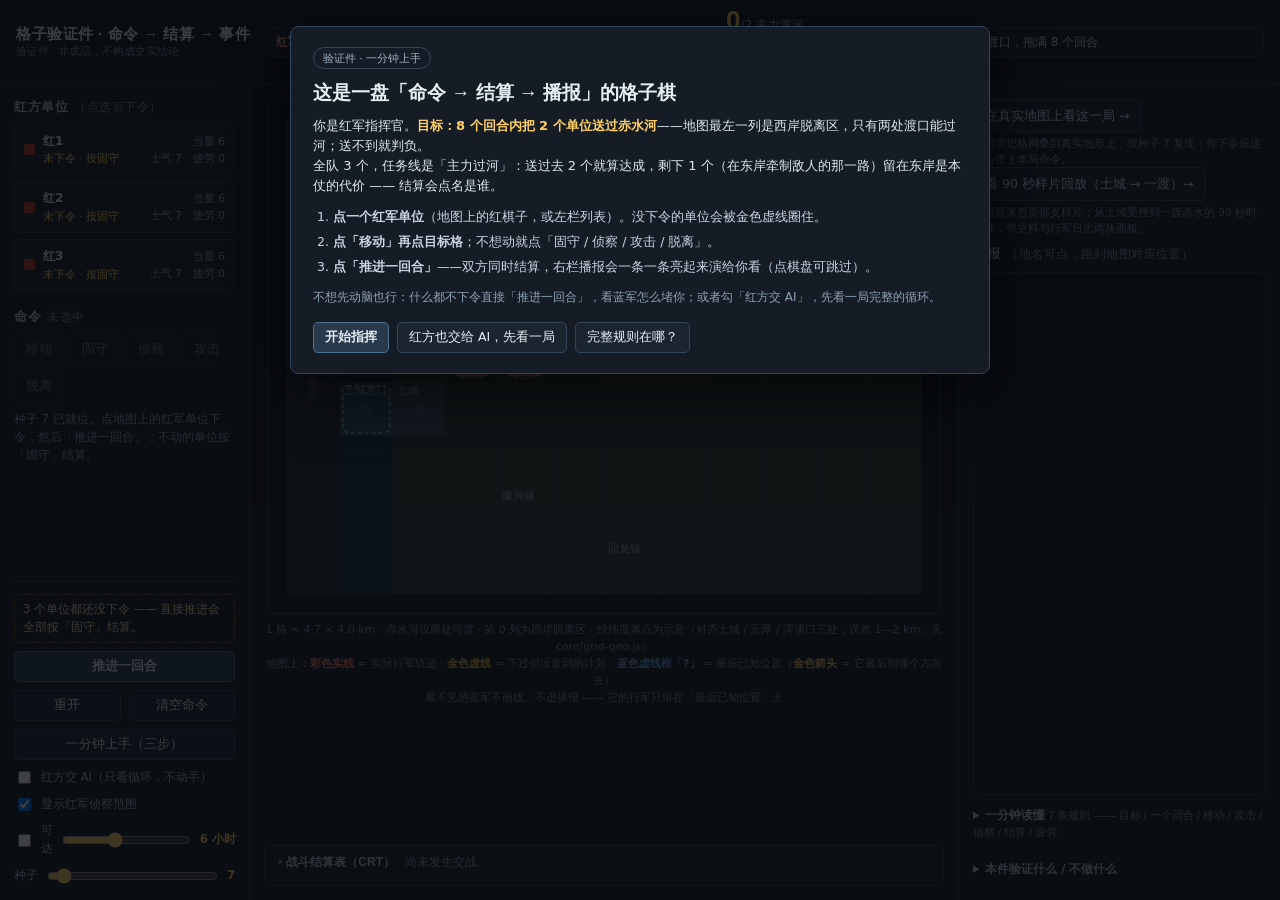
<file: index.html>
<!doctype html>
<html lang="zh-CN">
<head>
<meta charset="utf-8">
<meta name="viewport" content="width=device-width,initial-scale=1">
<title>格子验证件 · 命令 → 结算 → 事件</title>
<style>
  :root{--bg:#12161c;--bg2:#1a2029;--line:#2c3947;--red:#c0392b;--blue:#3d7bb8;--gold:#ffd166}
  *{box-sizing:border-box}
  html,body{margin:0;height:100%;overflow:hidden;background:var(--bg);color:#e8eef5;
    font:13px/1.55 "Microsoft YaHei","PingFang SC",system-ui,sans-serif}
  body{display:flex;flex-direction:column}
  button{background:#1b2530;color:#e8eef5;border:1px solid #33465a;border-radius:5px;
    padding:6px 11px;font-size:12.5px;cursor:pointer;font-family:inherit}
  button:hover:not(:disabled){background:#243141;border-color:#43607c}
  button:disabled{opacity:.4;cursor:not-allowed}
  button.primary{background:#2a3a4d;border-color:#4d6f92;font-weight:600}
  button.on{background:#3b4d2f;border-color:#6f9c4a;color:#d8f0b8}

  .top{display:flex;align-items:center;gap:16px;padding:7px 16px;flex:0 0 auto;
    border-bottom:1px solid var(--line);background:#0f141a}
  .top .ttl{font:700 15px/1.25 "SimHei","Microsoft YaHei",sans-serif;letter-spacing:.5px;white-space:nowrap}
  .top .ttl .chip{display:block;font:400 10.5px/1.4 "Microsoft YaHei",sans-serif;
    color:#7d90a3;letter-spacing:0;font-weight:400}
  .mission{display:flex;align-items:center;gap:12px;flex:1;min-width:0}
  .mcard{flex:1;min-width:0;border:1px solid #2c3947;border-radius:6px;padding:4px 9px;background:#141a22}
  .mcard .who{font:700 11.5px/1.4 "SimHei",sans-serif;margin-right:6px}
  .mcard.red .who{color:#ff9d8f}
  .mcard.blue .who{color:#9fd2ff}
  .mcard .goal{font-size:11.5px;color:#cfdae6}
  .mcard.done{border-color:#5f8a44;background:#1a2318}
  .mcard.done .goal{color:#d8f0b8}
  .score{flex:0 0 auto;text-align:center;line-height:1.1;padding:0 2px}
  .score b{font:700 26px/1 "SimHei","Microsoft YaHei",sans-serif;color:var(--gold)}
  .score .of{font-size:12px;color:#9fb0c2}
  .score .left{display:block;font-size:10.5px;color:#7d90a3;margin-top:3px;white-space:nowrap}
  .banner{flex:0 0 auto;font:700 14px/1.2 "SimHei",sans-serif;padding:6px 14px;border-radius:5px;display:none}
  .banner.show{display:block}
  .banner.red{background:#3a1c19;border:1px solid #8a3b31;color:#ffb3a8}
  .banner.blue{background:#16283a;border:1px solid #38678f;color:#a9d3f5}

  .app{display:grid;grid-template-columns:250px 1fr 322px;flex:1;min-height:0}
  .app>*{min-height:0}
  aside{overflow:auto}
  /* 中栏不再整体滚动：棋盘吃掉结算表以外的全部高度，结算表钉在下面。
     这样才能一屏看全 —— 格子尺寸由 sizeBoard 按 .board 自己的高度算，不替别的东西预留 */
  main{display:flex;flex-direction:column;overflow:hidden;min-width:0}
  aside{background:#141a22;padding:14px}
  /* 左栏 = 操作台。上半段（单位 / 命令）可滚但正常高度下不滚，下半段（推进 / 重开 / 选项）
     钉在栏底 —— 窗口再矮也够得到主按钮，且整栏不出滚动条。
     查着看的资料（一分钟读懂 / 本件验证什么）都在右栏，不占操作台。
     选择器一律带 aside：页眉比分行也用 .left（.score .left），不加限定会串味 */
  aside.left{border-right:1px solid var(--line);display:flex;flex-direction:column;overflow:hidden}
  aside.left .stack{flex:1;min-height:0;overflow:auto}
  aside.left .dock{flex:0 0 auto;display:flex;flex-direction:column;gap:8px;
    margin-top:10px;padding-top:12px;border-top:1px solid var(--line)}
  aside.left .dock .orderstatus{margin:0}
  .right{border-left:1px solid var(--line);display:flex;flex-direction:column}
  .right>details{flex:0 0 auto}
  section{margin-bottom:18px}
  h3{margin:0 0 9px;font:700 12.5px/1.3 "SimHei",sans-serif;color:#b9c9d6;letter-spacing:.5px}
  h3 .sub{font:400 11.5px/1.3 "Microsoft YaHei",sans-serif;color:#7d90a3;margin-left:6px}

  .u{display:flex;align-items:center;gap:8px;padding:7px 9px;border:1px solid #2a3745;
    border-radius:5px;margin-bottom:6px;cursor:pointer;background:#182029;font-size:12px}
  .u:hover{border-color:#43607c}
  .u.sel{border-color:var(--gold);background:#222b34}
  .u .sw{width:11px;height:11px;border-radius:2px;background:var(--red);flex:0 0 11px}
  .u .nm{font-weight:600}
  .u .st{margin-left:auto;color:#8fa3b6;font-size:11px;text-align:right}
  .u.gone{opacity:.45}
  .u .ord{display:block;color:var(--gold);font-size:11px}

  .orders{display:flex;flex-wrap:wrap;gap:6px}
  .hintline{margin-top:9px;font-size:11.5px;color:#8fa3b6;min-height:32px}
  .dock .row2{display:flex;gap:8px}
  .dock .row2 button{flex:1}
  .chk{display:flex;align-items:center;gap:7px;font-size:11.5px;color:#a9bccd;cursor:pointer}

  .orderstatus{margin:0 0 8px;font-size:11.5px;color:#a9bccd;border:1px dashed #2f4054;
    border-radius:5px;padding:6px 8px;background:#131a22}
  .orderstatus.ok{border-style:solid;border-color:#4f7a3a;color:#d8f0b8}
  .orderstatus.warn{border-color:#7a5f22;color:#f0dca8}

  .rules ol{margin:0;padding-left:18px;font-size:11.5px;color:#b9c9d6;line-height:1.6}
  .rules ol li{margin-bottom:5px}
  .rules b{color:#ffd9a0}

  /* 开局引导 / 结算画面：同一套浮层 */
  .overlay{position:fixed;inset:0;z-index:50;background:rgba(8,11,15,.78);
    display:flex;align-items:flex-start;justify-content:center;padding:26px 20px;overflow:auto}
  .overlay[hidden]{display:none}
  .sheet{width:min(700px,100%);background:#151c25;border:1px solid #33465a;border-radius:9px;
    padding:20px 22px;box-shadow:0 18px 60px rgba(0,0,0,.6)}
  .sheet .badge2{display:inline-block;font-size:10.5px;color:#9fb0c2;border:1px solid #33465a;
    border-radius:99px;padding:2px 9px;margin-bottom:11px}
  .sheet h2{margin:0 0 10px;font:700 19px/1.35 "SimHei","Microsoft YaHei",sans-serif;color:#e8eef5}
  .sheet h2.ok{color:#b6f0c8}
  .sheet h2.no{color:#a9d3f5}
  .sheet .lede{margin:0 0 11px;font-size:13px;color:#dfe8f1}
  .sheet .lede b{color:var(--gold)}
  .sheet ol.steps{margin:0 0 11px;padding-left:20px;font-size:12.5px;color:#c9d6e2;line-height:1.65}
  .sheet ol.steps li{margin-bottom:4px}
  .sheet .med{margin:0 0 14px;font-size:12px;color:#8fa3b6;line-height:1.6}
  .sheet .row{display:flex;gap:8px;flex-wrap:wrap;align-items:center}
  .sheet .row .linkbtn{display:inline-block;background:#1b2530;border:1px solid #33465a;border-radius:5px;
    padding:6px 11px;color:#cfe3f5;text-decoration:none;font-size:12.5px;line-height:1.55}
  .sheet .row .linkbtn:hover{background:#243141;border-color:#43607c}
  .keys{margin:0 0 12px;border-top:1px solid #2a3745;padding-top:10px}
  .keys h4{margin:0 0 7px;font:700 12px/1.3 "SimHei",sans-serif;color:#b9c9d6}
  .kev{font-size:12px;color:#c2cfdb;padding:3px 0 3px 8px;border-left:2px solid #2a3745;margin-bottom:3px}
  .kev-combat{border-left-color:#c0392b;color:#ffc9c0}
  .kev-loss{border-left-color:#8a3b31;color:#ffab9d}
  .kev-exit{border-left-color:#4f9c6a;color:#b6f0c8}
  .kev-intel{border-left-color:#6a5acd;color:#cfc7ff}
  .kev .t{color:#6f8398;margin-right:6px;font-family:ui-monospace,Consolas,monospace}

  .board{flex:1;min-height:0;padding:14px 14px 0;overflow:auto}
  canvas{display:block;margin:0 auto;border:1px solid var(--line);border-radius:6px;
    background:#0e1319;cursor:pointer}
  .board .cap{margin:7px 0 0;font-size:11px;color:#7d90a3;text-align:center}

  /* 结算表收成一行：它是查表用的参考页，占着一屏高度不划算。
     交战时【不】自动展开 —— 展开会从棋盘嘴里抢走约 260px，格子当场缩一圈；
     改成把最新战果直接写在这一行上，表格只在手动点开时才占地方 */
  details.crt{flex:0 0 auto;margin:12px 14px 14px;border:1px solid var(--line);border-radius:6px;
    background:#151c25;padding:7px 12px}
  details.crt>summary{cursor:pointer;font:700 12px/1.5 "SimHei",sans-serif;color:#b9c9d6;list-style:none}
  details.crt>summary::-webkit-details-marker{display:none}
  details.crt>summary::before{content:'▸ ';color:#7d90a3}
  details.crt[open]>summary::before{content:'▾ '}
  details.crt[open]>summary{margin-bottom:8px}
  details.crt>summary .now{font:400 11.5px/1.5 "Microsoft YaHei",sans-serif;color:#8fa3b6;margin-left:10px}
  details.crt>summary .now.hot{color:#ffd9a0}
  details.rules>summary .sub{font:400 11px/1.4 "Microsoft YaHei",sans-serif;color:#7d90a3}
  table{border-collapse:collapse;font-size:11px;width:100%}
  th,td{border:1px solid #2a3745;padding:3px 4px;text-align:center;color:#c9d6e2}
  th{background:#1b2430;color:#8fa3b6;font-weight:400}
  td.rc{background:#1a212a;color:#8fa3b6}
  td.hit{outline:2px solid var(--gold);outline-offset:-2px;background:#2b3648;color:#fff;font-weight:700}
  td.A2,td.A1{color:#ff9d8f}
  td.D1,td.D2{color:#9fd2ff}
  td.X{color:#ffd166;font-weight:700}
  .crt .note{margin:8px 0 0;font-size:10.5px;color:#7d90a3;line-height:1.6}

  #log{flex:1;overflow:auto;border:1px solid var(--line);border-radius:6px;
    background:#10161e;padding:7px 9px;font-size:11.5px;line-height:1.6;min-height:200px}
  #log a.pl{color:#9fd2ff;text-decoration:none;border-bottom:1px dotted #4a5b6b}
  #log a.pl:hover{color:#fff;border-bottom-color:#9fd2ff}

  .jump{margin-bottom:10px}
  .jump a{display:inline-block;background:#1b2530;border:1px solid #33465a;border-radius:5px;
    padding:6px 11px;color:#cfe3f5;text-decoration:none;font-size:12.5px}
  .jump a:hover{background:#243141;border-color:#43607c}
  .jump .s{display:block;margin-top:4px;font-size:10.5px;color:#7d90a3;line-height:1.5}
  .ev{padding:2px 0 2px 7px;border-left:2px solid #2a3745;margin-bottom:3px;color:#c2cfdb}
  .ev .clk{color:#6f8398;margin-right:6px;font-family:ui-monospace,Consolas,monospace}
  .ev-move{border-left-color:#4d6f92}
  .ev-contact{border-left-color:#e0a63c;color:#ffe0a8}
  .ev-combat{border-left-color:#c0392b;color:#ffc9c0}
  .ev-loss{border-left-color:#8a3b31;color:#ffab9d}
  .ev-exit{border-left-color:#4f9c6a;color:#b6f0c8;font-weight:600}
  .ev-intel{border-left-color:#6a5acd;color:#cfc7ff}
  .ev-order{border-left-color:#2a3745;color:#93a5b6}
  .ev-turn{border-left-color:#3c4d5f;color:#8fa3b6;font-style:italic}
  .ev-end{border-left-color:var(--gold);color:var(--gold);font-weight:700}
  .ev .t{color:#6f8398;margin-right:5px}
  /* 结算回放演到哪一条就点亮哪一条：只动颜色不动尺寸，免得播报栏自己跳 */
  .ev.lit{background:rgba(255,209,102,.13);border-left-color:var(--gold);color:#fff;
    transition:background .15s linear,border-left-color .15s linear}

  /* 窄窗口：三栏会把棋盘挤成一条，改成棋盘独占一行 */
  @media (max-width:1180px){
    html,body{overflow:auto;height:auto}
    body{display:block}
    .top{flex-wrap:wrap}
    .mission{order:3;flex-basis:100%;flex-wrap:wrap}
    .app{grid-template-columns:1fr;height:auto}
    /* 单栏时中栏不再独占一屏：还原成普通块，整页一起滚，棋盘只受宽度约束 */
    main{display:block;overflow:visible}
    .board{flex:none;overflow:visible}
    details.crt{margin:12px 14px}
    aside{overflow:visible}
    /* 单栏时左栏还原成普通块：不再钉底、不再内滚，整页一起滚 */
    aside.left{display:block;overflow:visible}
    aside.left .stack{overflow:visible}
    aside.left .dock{margin-top:18px;padding-top:0;border-top:0}
    aside.left{border-right:0;border-bottom:1px solid var(--line)}
    .right{border-left:0;border-top:1px solid var(--line)}
    #log{max-height:360px}
    .board{padding-bottom:0}
  }

  details{margin-top:12px;font-size:11.5px;color:#9fb0c2}
  details summary{cursor:pointer;color:#b9c9d6;font-weight:600;margin-bottom:7px}
  details p{margin:0 0 7px}
  details b{color:#ffc9c4}
  details ul{margin:0 0 8px;padding-left:17px}
</style>
</head>
<body>

<header class="top">
  <div class="ttl">格子验证件 · 命令 → 结算 → 事件<span class="chip">验证件 · 非成品，不构成史实结论</span></div>
  <div class="mission">
    <div class="mcard red" id="missionRed" title="地图最左一列 = 西岸脱离区，只有两处渡口能过赤水河；过不去就判负。全队 3 个，任务线是「主力过河」—— 送过去 2 个就算达成（战史上这对应主力脱险）；剩下 1 个留在东岸牵制敌人，是本仗的代价，不算失败。">
      <span class="who">红军（你）</span><span class="goal">8 个回合内送 <b>2</b> 个主力渡河（全队 3 个）</span>
    </div>
    <div class="score">
      <b id="exitLabel">0</b><span class="of">/2 主力渡河</span>
      <span class="left" id="turnsLeftLabel">剩 8 回合</span>
      <span class="left">第 <b id="turnLabel">1</b> 回合 · <span id="clockLabel">04:00</span> · 种子 <b id="seedNow">7</b></span>
    </div>
    <div class="mcard blue" id="missionBlue" title="红军渡河不足 2 个，蓝军就赢。它由电脑指挥：两个单位分别守在两处渡口的东岸口子上，第三个人当预备队，按情报往红军更逼近的那处补。直着撞口子推不开；把预备队骗到另一边，另一处就空了。">
      <span class="who">蓝军（对手）</span><span class="goal">堵住两处渡口，拖满 8 个回合</span>
    </div>
  </div>
  <div class="banner" id="banner"></div>
</header>

<div class="app">

  <aside class="left">
    <div class="stack">
      <section>
        <h3>红方单位<span class="sub">（点选后下令）</span></h3>
        <div id="unitList"></div>
      </section>

      <section>
        <h3>命令<span class="sub" id="selName">未选中</span></h3>
        <div class="orders">
          <button data-order="move">移动</button>
          <button data-order="hold">固守</button>
          <button data-order="recon">侦察</button>
          <button data-order="attack">攻击</button>
          <button data-order="withdraw">脱离</button>
        </div>
        <div class="hintline" id="hintLine">先点地图上的红军单位，再下命令。</div>
      </section>
    </div>

    <!-- 操作台下半段钉在栏底：窗口再矮也够得到「推进一回合」 -->
    <div class="dock">
      <div class="orderstatus" id="orderStatus">正在载入……</div>
      <button id="resolveBtn" class="primary">推进一回合</button>
      <div class="row2">
        <button id="resetBtn">重开</button>
        <button id="clearBtn">清空命令</button>
      </div>
      <button id="guideBtn">一分钟上手（三步）</button>
      <label class="chk"><input type="checkbox" id="autoChk">红方交 AI（只看循环，不动手）</label>
      <label class="chk"><input type="checkbox" id="fogChk" checked>显示红军侦察范围</label>
      <!-- 等时圈：把「时间-距离」画出来 —— 渡口是瓶颈、绕山脊有多贵，一眼看见 -->
      <div class="chk" title="从现在起 N 小时，按地形代价（真实坡度）能走到哪；渡口是硬约束。选中某个单位时只看它，否则看全体红军。">
        <input type="checkbox" id="reachChk"><span>可达</span><input id="reachRange" type="range" min="2" max="12" step="2" value="6" style="flex:1;accent-color:#ffd166"><b id="reachLabel" style="color:var(--gold);white-space:nowrap">6 小时</b>
      </div>
      <div class="chk"><span>种子</span><input id="seedRange" type="range" min="1" max="99" value="7" style="flex:1;accent-color:#ffd166"><b id="seedLabel" style="color:var(--gold)">7</b></div>
    </div>
  </aside>

  <main>
    <div class="board">
      <canvas id="grid"></canvas>
      <p class="cap">1 格 ≈ 4.7 × 4.0 km · 赤水河仅两处可渡 · 第 0 列为西岸脱离区 · 经纬度落点为示意（对齐土城 / 元厚 / 浑溪口三处，误差 1—2 km，见 core/grid-geo.js）<br>地图上：<b style="color:rgba(255,123,110,.95)">彩色实线</b> = 实际行军轨迹 · <b style="color:rgba(255,209,102,.85)">金色虚线</b> = 下过但没走到的计划 · <b style="color:rgba(120,180,240,.85)">蓝色虚线框「?」</b> = 最后已知位置（<b style="color:rgba(255,209,102,.9)">金色箭头</b> = 它最后朝哪个方向去）<br>看不见的蓝军不画线、不进播报 —— 它的行军只留在「最后已知位置」上</p>
    </div>
    <details class="crt" id="crtBox">
      <summary>战斗结算表（CRT）<span class="now" id="crtNow">尚未发生交战。</span></summary>
      <table id="crtTable"></table>
      <p class="note" id="crtNote">读法：左列 1d6 × 上方 攻守有效兵力比；红字对攻方不利，蓝字对守方不利。有效兵力 = 兵力当量 ×（0.55 + 0.045 × 士气）×（1 − 0.06 × 疲劳），守方另乘地形系数（山地 / 隘口 / 城镇 +12% ~ +36%）。</p>
    </details>
  </main>

  <aside class="right">
    <div class="jump">
      <a id="mapLink" href="samples/four-crossings.html" target="_blank" rel="noopener">在真实地图上看这一局 →</a>
      <span class="s" id="jumpNote">地图页把格网叠到真实地形上，按种子复现同一局。</span>
      <a id="replayLink" href="replay/" target="_blank" rel="noopener">看 90 秒样片回放（土城 → 一渡）→</a>
      <span class="s">就是原来首页那支样片：从土城受挫到一渡赤水的 90 秒时间轴，带史料与行军日志两块面板。</span>
    </div>
    <h3>播报<span class="sub">（地名可点，跳到地图对应位置）</span></h3>
    <div id="log"></div>

    <!-- 规则与「验证什么」都是查着看的资料，收成一行放右栏；左栏让给操作 -->
    <details class="rules" id="rules">
      <summary>一分钟读懂<span class="sub"> 7 条规则 —— 目标 / 一个回合 / 移动 / 攻击 / 侦察 / 结算 / 疲劳</span></summary>
      <ol>
        <li><b>目标</b>：红军 8 个回合内送 <b>2</b> 个单位进最左一列（西岸脱离区）；送不到，蓝军胜。<br>
          全队是 <b>3</b> 个 —— 任务线只是「主力过河」（历史上此役的目标就是主力脱险）。剩下 1 个留在东岸是本仗的代价，
          结算里会点名是谁；把 3 个全送过去则照实报「一个不少」（8 个回合内极难做到）。</li>
        <li><b>一个回合</b>：给每个红军单位下令 → 点「推进一回合」→ 双方同时结算 → 右栏播报。<br>
          结算会<b>一条一条演出来</b>：谁先动、谁撞上谁、哪一格打起来（棋盘闪光 + CRT 那一格亮）、谁掉了兵，
          演到哪条就点亮右栏哪条播报；不想等就<b>点棋盘（或那个「点此跳过」的按钮）</b>直接看结果。</li>
        <li><b>移动</b>：每单位 3 点机动，走一格按地形扣 1—3 点（坡越陡越贵；渡口固定 3、隘口 ≥2、城镇 1）；<b>赤水河不可通行，只有两处渡口能过</b>。<br>
          下令时画的金线就是它这回合的行军路线（实线 = 本回合走到，虚线 = 预告的后续）；<b>引擎按这条线走</b>，
          只有路被占住才改道或停下，且右栏播报会写明原因（到不了的目标格会当场拒收命令）。</li>
        <li><b>攻击</b>：只能打相邻且<b>已发现</b>的敌军；下攻击命令的这回合不移动，等于用一步换一次交战。</li>
        <li><b>侦察</b>：基础视野 3 格（曼哈顿距离），站在非平地形（隘口 / 城镇 / 渡口 / 山地）再 +1，当回合下「侦察」命令再 +2；看不见的敌人不能打。<br>
          <b>看不见就不知道</b>：蓝军一旦脱离你的视野，地图上只留一个蓝色虚线框「?」——几回合前的位置，外加一个金色箭头指它最后朝哪走（只给方向，不给速度）。它的行军不进播报、不留实况线，直到你再看见它、或它打到你眼前。</li>
        <li><b>结算</b>：1 颗 1d6 × 攻守有效兵力比 → 查中栏战斗结算表（CRT，点标题展开）得 A2/A1/E/D1/D2/X。</li>
        <li><b>疲劳</b>：连续机动累积疲劳、削弱有效兵力；原地不动会恢复。</li>
      </ol>
    </details>

    <details>
      <summary>本件验证什么 / 不做什么</summary>
      <p><b>验证的是循环</b>：读情报 → 下命令 → 双方同时结算 → 出事件 → 播报。跑通了，才谈得上「游戏底座」。</p>
      <p><b>不做什么</b>：棋盘本身仍不接真实地图、兵力量化为抽象当量、番号为占位符（红1/蓝1）；这不是史实推演，也不构成战史结论，不得对外发布。经纬度只在 <code>core/grid-geo.js</code> 里做一次**示意**映射，供地图页叠格网用 —— 格网是作战分区，不是真实境界。</p>
      <p><b>已知简化</b>（都是下一步要还的债）：</p>
      <ul>
        <li>机动按「红先蓝后」顺序结算，不是真正的同步解算（真 WEGO 要冻结同一快照 + 冲突仲裁）—— 两处渡口东岸都只有一格宽，红方先动就先占。</li>
        <li>蓝方是「守口 + 预备队」的简化决策：两个单位按最近原则分派到两处渡口的东岸口子（上回合守哪、这回合续任，免得来回换位），第三个人当预备队，按军级情报往红军更逼近的那处渡口补 —— 没有上帝视角，只认自己看见的。红方 AI 是「主队 + 诱饵」：一个单位明着朝另一处渡口去（只摆样子、不开火）把预备队钉在错的方向，主队再打防守弱的那一处。都不是完整的指挥模型。</li>
        <li>侦察是一个曼哈顿半径，「最后已知位置」不做概率衰减；动向只给方向，不给速度与兵力。</li>
      </ul>
      <p><b>已接上</b>：地图页 <code>?game=种子</code> 把格网叠到真实地形上并按本局回放（<code>core/grid-geo.js</code> 落点 + <code>core/replay.js</code> 快照与日志）；<code>state.log</code> 每条事件都带结构化字段，按《行军日志字段表》产出 <code>simLog</code>（见该表 §1.1）。</p>
      <p><b>下一步</b>：把「红先蓝后」换成真正的同步解算；情报加概率衰减与上报延迟；把 AI 从「规则表」换成按任务分解的指挥官模型。</p>
    </details>
  </aside>
</div>

<div class="overlay" id="guide" hidden>
  <div class="sheet">
    <div class="badge2">验证件 · 一分钟上手</div>
    <h2>这是一盘「命令 → 结算 → 播报」的格子棋</h2>
    <p class="lede">你是红军指挥官。<b>目标：8 个回合内把 2 个单位送过赤水河</b>——地图最左一列是西岸脱离区，只有两处渡口能过河；送不到就判负。<br>
      全队 3 个，任务线是「主力过河」：送过去 2 个就算达成，剩下 1 个（在东岸牵制敌人的那一路）留在东岸是本仗的代价 —— 结算会点名是谁。</p>
    <ol class="steps">
      <li><b>点一个红军单位</b>（地图上的红棋子，或左栏列表）。没下令的单位会被金色虚线圈住。</li>
      <li><b>点「移动」再点目标格</b>；不想动就点「固守 / 侦察 / 攻击 / 脱离」。</li>
      <li><b>点「推进一回合」</b>——双方同时结算，右栏播报会一条一条亮起来演给你看（点棋盘可跳过）。</li>
    </ol>
    <p class="med">不想先动脑也行：什么都不下令直接「推进一回合」，看蓝军怎么堵你；或者勾「红方交 AI」，先看一局完整的循环。</p>
    <div class="row">
      <button class="primary" id="guideOk">开始指挥</button>
      <button id="guideAI">红方也交给 AI，先看一局</button>
      <button id="guideRules">完整规则在哪？</button>
    </div>
  </div>
</div>

<div class="overlay" id="result" hidden>
  <div class="sheet">
    <div class="badge2" id="resultBadge">验证件 · 本局结果</div>
    <h2 id="resultTitle">本局结果</h2>
    <p class="lede" id="resultWhy"></p>
    <div class="keys">
      <h4>关键三件事</h4>
      <div id="resultEvents"></div>
    </div>
    <p class="med" id="resultNote"></p>
    <div class="row">
      <button class="primary" id="againBtn">换个种子再来一局</button>
      <button id="retryBtn">同种子再打一次</button>
      <a class="linkbtn" id="resultLink" href="samples/four-crossings.html" target="_blank" rel="noopener">看这一局的回放 →</a>
      <button id="closeResult">关掉，看棋盘</button>
    </div>
  </div>
</div>

<script src="core/terrain-cost.js"></script>
<script src="core/engine.js"></script>
<script src="core/grid-geo.js"></script>
<script src="core/main.js"></script>
</body>
</html>
</file>
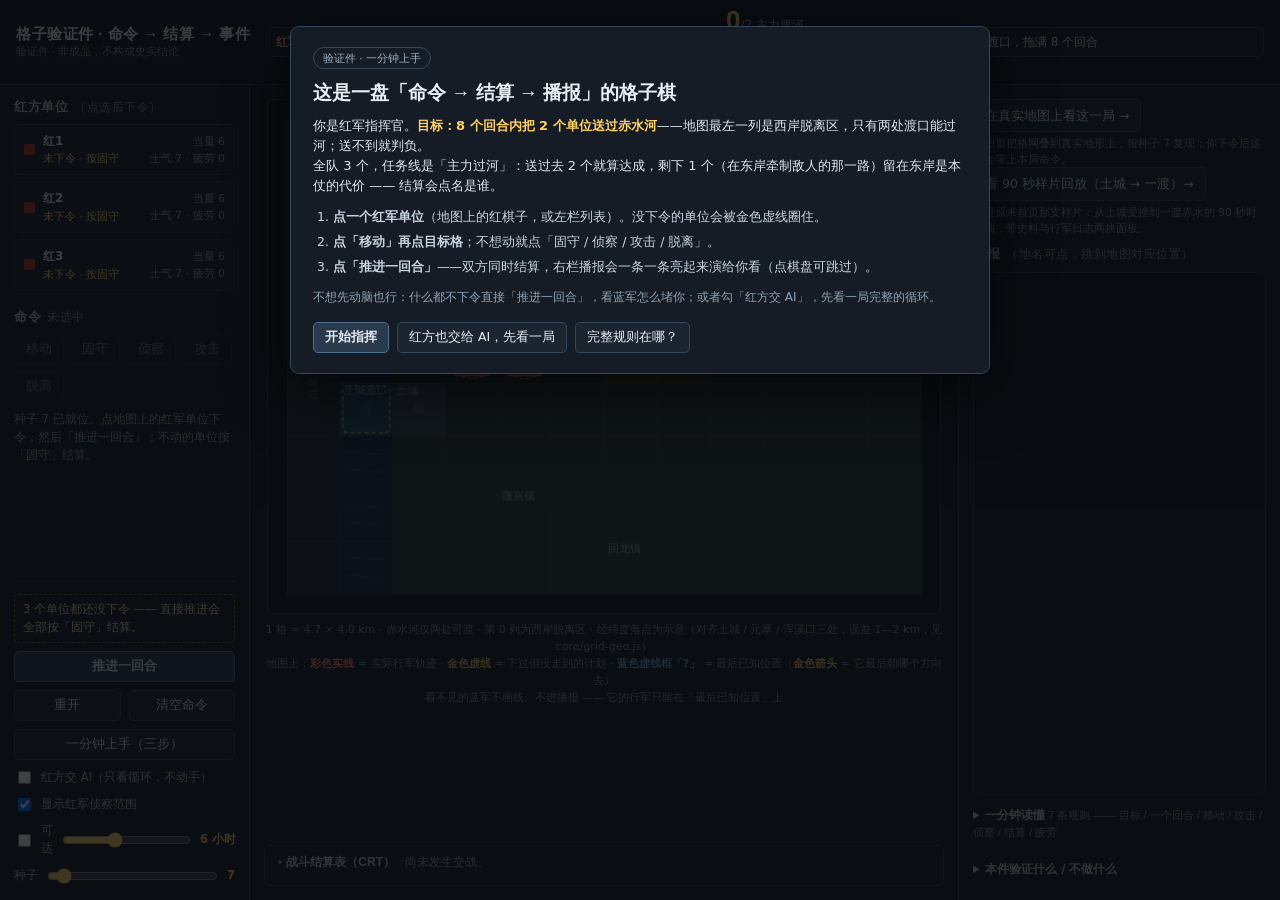
<file: core/index.html>
<!DOCTYPE html>
<html lang="zh-CN">
<head>
<meta charset="utf-8">
<title>四渡赤水作战沙盘 · 已搬到首页</title>
<meta http-equiv="refresh" content="0; url=../">
<script>
  /* 格子棋从 /core/ 搬到站点根。这里是旧地址的兜底页 —— 静态托管跑不了
     服务端重定向，改用页面跳转顶上，并把查询串（种子等）与锚点原样带到首页。
     跳转目标写成相对的 ../ 而不是 /：项目站挂在子路径（/chishui-sandbox/）下，
     绝对路径会把人送到域名根去。 */
  location.replace('../' + location.search + location.hash);
</script>
</head>
<body>
<p>页面已搬到 <a href="../">首页</a>，正在跳转……</p>
</body>
</html>
</file>
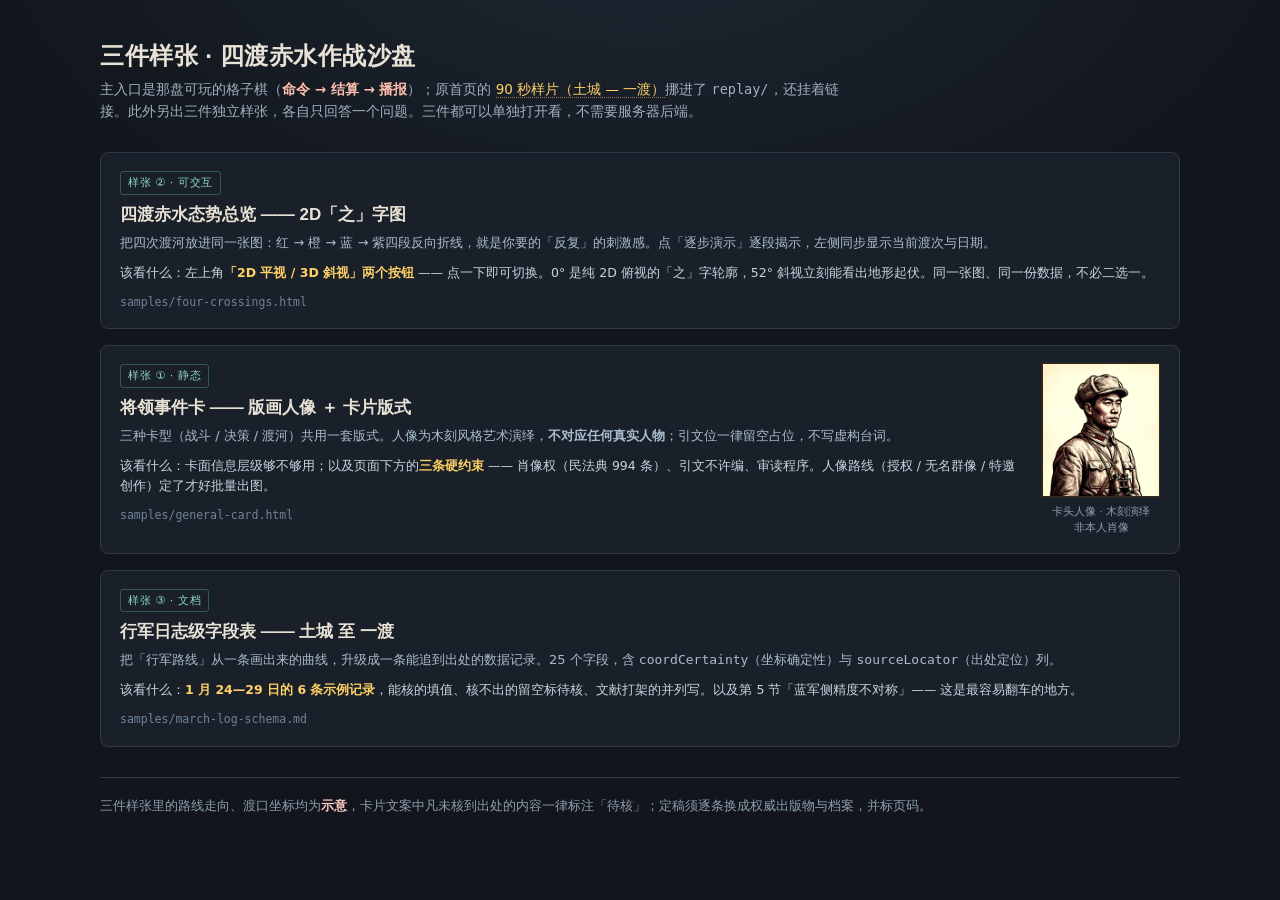
<file: samples/index.html>
<!doctype html>
<html lang="zh-CN">
<head>
<meta charset="utf-8">
<meta name="viewport" content="width=device-width,initial-scale=1">
<title>三件样张 · 四渡赤水作战沙盘</title>
<style>
  :root{--sand:#12161c;--sand2:#1a2029;--line:#2c3947}
  *{box-sizing:border-box}
  html,body{margin:0;padding:0}
  body{background:radial-gradient(1100px 620px at 50% -10%,#1e2733 0%,var(--sand) 62%);
    color:#e8e2d6;font:14px/1.6 "Microsoft YaHei","PingFang SC",system-ui,sans-serif;
    min-height:100vh;padding:40px 26px 70px}
  .wrap{max-width:1080px;margin:0 auto}
  h1{margin:0 0 8px;font:700 24px/1.3 "SimHei","Microsoft YaHei",sans-serif;letter-spacing:.5px}
  .lead{margin:0 0 30px;color:#9fb0c2;font-size:13.5px;max-width:760px}
  .lead b{color:#ffbfae}
  .lead a{color:#ffd166;text-decoration:none;border-bottom:1px dotted rgba(255,209,102,.5)}
  .lead a:hover{border-bottom-style:solid}

  .list{display:grid;gap:16px}
  a.card{display:block;text-decoration:none;color:inherit;background:var(--sand2);
    border:1px solid var(--line);border-radius:8px;padding:17px 19px;
    transition:border-color .16s,transform .16s,background .16s}
  a.card:hover{border-color:#4d6f92;background:#1e2833;transform:translateY(-2px)}
  .card .tag{display:inline-block;font-size:11px;letter-spacing:.6px;color:#8fd8c8;
    border:1px solid #2f5a52;border-radius:3px;padding:2px 7px;margin-bottom:9px}
  .card h2{margin:0 0 7px;font:700 17px/1.3 "SimHei","Microsoft YaHei",sans-serif}
  .card p{margin:0 0 9px;color:#a9bccd;font-size:13px}
  .card .see{margin:0;color:#c8d3de;font-size:12.5px}
  .card .see b{color:#ffd166;font-weight:600}
  .card .path{margin-top:10px;font-size:11.5px;color:#6f8398;
    font-family:ui-monospace,Consolas,monospace}

  .split{display:flex;gap:17px;align-items:flex-start}
  .split .txt{flex:1;min-width:0}
  .thumb{flex:0 0 118px;margin:0}
  .thumb img{width:118px;height:134px;display:block;object-fit:cover;object-position:50% 0;
    border:1px solid #3a2c1e;background:#e6d9bd;box-shadow:0 0 0 1px rgba(58,44,30,.35);
    filter:sepia(.16) contrast(1.06) saturate(.92)}
  .thumb figcaption{margin-top:7px;font-size:10.5px;line-height:1.5;color:#8b9dae;text-align:center}

  .foot{margin-top:30px;padding-top:18px;border-top:1px solid var(--line);
    color:#8b9dae;font-size:12.5px}
  .foot b{color:#ffc9c4}
</style>
</head>
<body>
<div class="wrap">
  <h1>三件样张 · 四渡赤水作战沙盘</h1>
  <p class="lead">主入口是那盘可玩的格子棋（<b>命令 → 结算 → 播报</b>）；原首页的 <a href="../replay/">90 秒样片（土城 — 一渡）</a>挪进了 <code>replay/</code>，还挂着链接。此外另出三件独立样张，各自只回答一个问题。三件都可以单独打开看，不需要服务器后端。</p>

  <div class="list">

    <a class="card" href="four-crossings.html">
      <span class="tag">样张 ② · 可交互</span>
      <h2>四渡赤水态势总览 —— 2D「之」字图</h2>
      <p>把四次渡河放进同一张图：红 → 橙 → 蓝 → 紫四段反向折线，就是你要的「反复」的刺激感。点「逐步演示」逐段揭示，左侧同步显示当前渡次与日期。</p>
      <p class="see">该看什么：左上角<b>「2D 平视 / 3D 斜视」两个按钮</b> —— 点一下即可切换。0° 是纯 2D 俯视的「之」字轮廓，52° 斜视立刻能看出地形起伏。同一张图、同一份数据，不必二选一。</p>
      <div class="path">samples/four-crossings.html</div>
    </a>

    <a class="card" href="general-card.html">
      <div class="split">
        <div class="txt">
          <span class="tag">样张 ① · 静态</span>
          <h2>将领事件卡 —— 版画人像 ＋ 卡片版式</h2>
          <p>三种卡型（战斗 / 决策 / 渡河）共用一套版式。人像为木刻风格艺术演绎，<b>不对应任何真实人物</b>；引文位一律留空占位，不写虚构台词。</p>
          <p class="see">该看什么：卡面信息层级够不够用；以及页面下方的<b>三条硬约束</b> —— 肖像权（民法典 994 条）、引文不许编、审读程序。人像路线（授权 / 无名群像 / 特邀创作）定了才好批量出图。</p>
          <div class="path">samples/general-card.html</div>
        </div>
        <figure class="thumb">
          <img src="assets/portrait-woodcut.png" alt="木刻风格红军指挥员形象（艺术演绎，非真实人物）">
          <figcaption>卡头人像 · 木刻演绎<br>非本人肖像</figcaption>
        </figure>
      </div>
    </a>

    <a class="card" href="march-log-schema.md">
      <span class="tag">样张 ③ · 文档</span>
      <h2>行军日志级字段表 —— 土城 至 一渡</h2>
      <p>把「行军路线」从一条画出来的曲线，升级成一条能追到出处的数据记录。25 个字段，含 <code>coordCertainty</code>（坐标确定性）与 <code>sourceLocator</code>（出处定位）列。</p>
      <p class="see">该看什么：<b>1 月 24—29 日的 6 条示例记录</b>，能核的填值、核不出的留空标待核、文献打架的并列写。以及第 5 节「蓝军侧精度不对称」—— 这是最容易翻车的地方。</p>
      <div class="path">samples/march-log-schema.md</div>
    </a>

  </div>

  <p class="foot">三件样张里的路线走向、渡口坐标均为<b>示意</b>，卡片文案中凡未核到出处的内容一律标注「待核」；定稿须逐条换成权威出版物与档案，并标页码。</p>
</div>
</body>
</html>
</file>
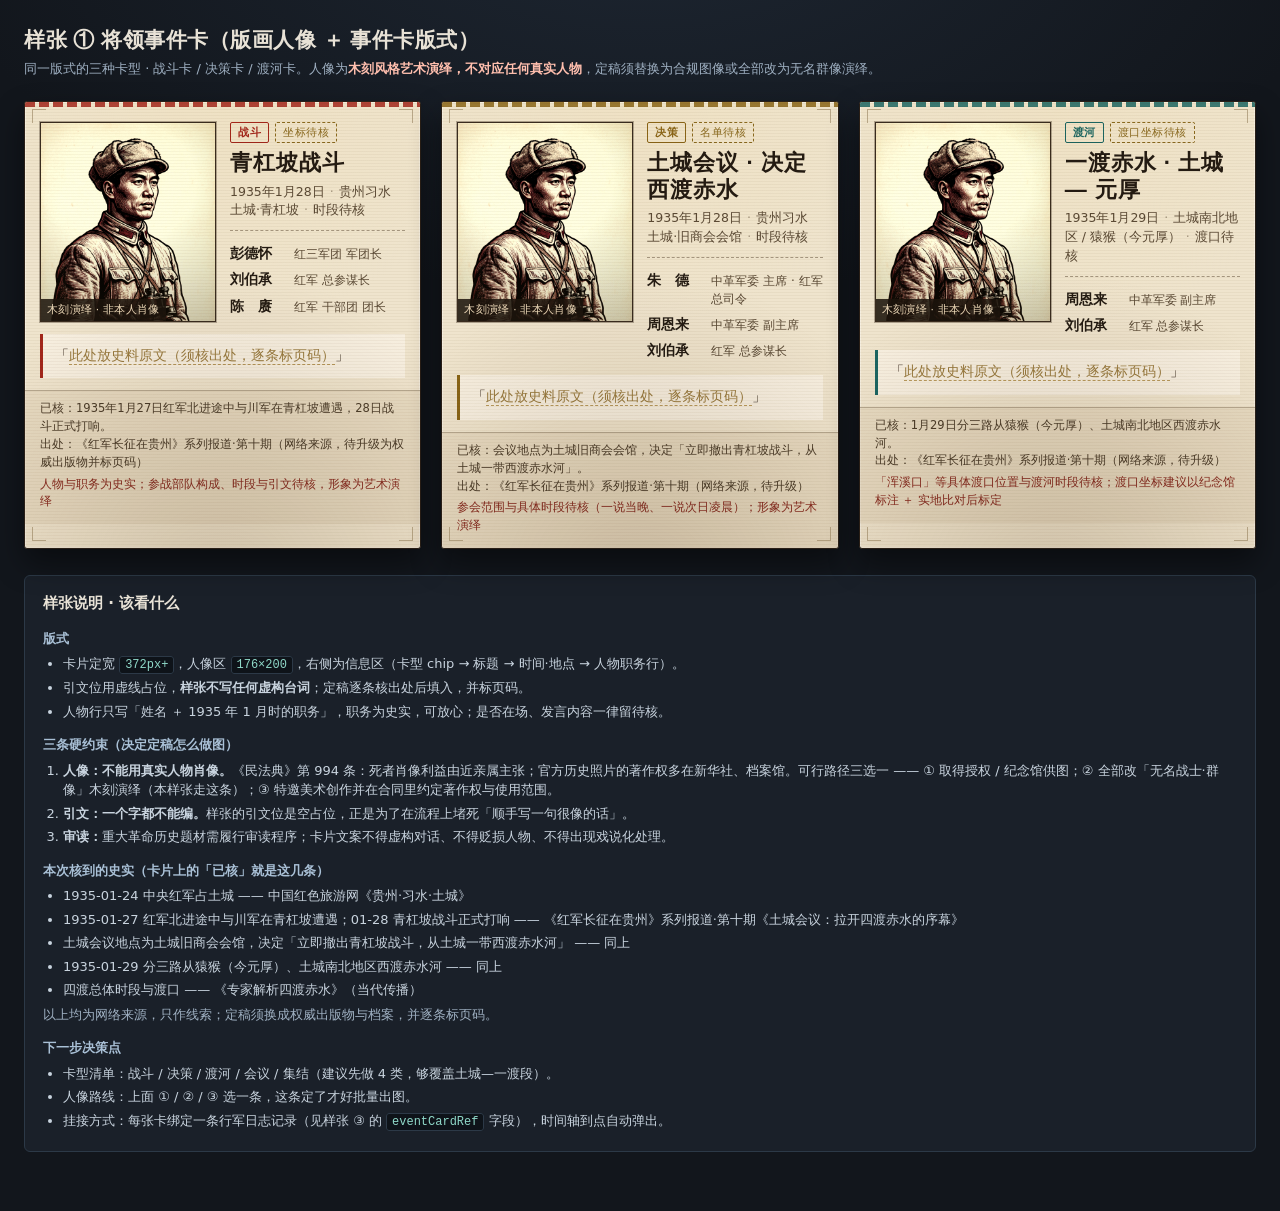
<file: samples/general-card.html>
<!doctype html>
<html lang="zh-CN">
<head>
<meta charset="utf-8">
<meta name="viewport" content="width=device-width,initial-scale=1">
<title>样张 ① 将领事件卡 · 四渡赤水作战沙盘</title>
<style>
  :root{
    --paper:#efe4cd; --paper2:#e3d5b6; --ink:#241b12; --ink2:#5b4a35;
    --line:#8d7752; --sand:#12161c; --sand2:#1a2029;
    --battle:#a3271b; --decision:#8a6516; --cross:#1c6663;
  }
  *{box-sizing:border-box}
  html,body{margin:0;padding:0}
  body{
    background:radial-gradient(1200px 700px at 50% -10%,#1e2733 0%,var(--sand) 60%);
    color:#e8e2d6; font:14px/1.5 "Microsoft YaHei","PingFang SC",system-ui,sans-serif;
    min-height:100vh; padding:26px 24px 60px;
  }
  .top{max-width:1280px;margin:0 auto 22px}
  .top h1{margin:0 0 6px;font:700 21px/1.3 "SimHei","Microsoft YaHei",sans-serif;letter-spacing:.5px}
  .top .sub{margin:0;color:#9fb0c2;font-size:13px}
  .top .sub b{color:#ffbfae}

  .cards{max-width:1280px;margin:0 auto;display:grid;gap:20px;
         grid-template-columns:repeat(auto-fit,minmax(372px,1fr))}

  /* ---------- 卡片本体 ---------- */
  .card{
    position:relative; background:var(--paper); color:var(--ink);
    border:1px solid #2a1f16; border-radius:3px;
    box-shadow:0 14px 30px rgba(0,0,0,.45), inset 0 0 0 1px rgba(255,255,255,.35);
    padding:0 0 0 0; overflow:hidden;
  }
  /* 纸张颗粒 + 暗角 */
  .card::before{
    content:""; position:absolute; inset:0; pointer-events:none; z-index:3;
    background-image:
      repeating-linear-gradient(0deg,rgba(120,90,50,.055) 0 1px,transparent 1px 3px),
      radial-gradient(120% 90% at 50% 0%,rgba(255,250,235,.55) 0%,transparent 55%),
      radial-gradient(130% 120% at 50% 110%,rgba(90,64,32,.20) 0%,transparent 60%);
    mix-blend-mode:multiply;
  }
  .card::after{ /* 四角定位角标 */
    content:""; position:absolute; inset:7px; pointer-events:none; z-index:4;
    background:
      linear-gradient(var(--line),var(--line)) 0 0/14px 1px no-repeat,
      linear-gradient(var(--line),var(--line)) 0 0/1px 14px no-repeat,
      linear-gradient(var(--line),var(--line)) 100% 0/14px 1px no-repeat,
      linear-gradient(var(--line),var(--line)) 100% 0/1px 14px no-repeat,
      linear-gradient(var(--line),var(--line)) 0 100%/14px 1px no-repeat,
      linear-gradient(var(--line),var(--line)) 0 100%/1px 14px no-repeat,
      linear-gradient(var(--line),var(--line)) 100% 100%/14px 1px no-repeat,
      linear-gradient(var(--line),var(--line)) 100% 100%/1px 14px no-repeat;
    opacity:.55;
  }
  .card.k-battle{--accent:var(--battle)}
  .card.k-decision{--accent:var(--decision)}
  .card.k-cross{--accent:var(--cross)}

  .rail{height:5px;background:
    repeating-linear-gradient(90deg,var(--accent) 0 10px,transparent 10px 14px);
    opacity:.85}

  .head{display:flex;gap:14px;padding:15px 15px 12px}
  .portrait{
    position:relative; flex:0 0 176px; width:176px; height:200px;
    border:1px solid #3a2c1e; box-shadow:inset 0 0 0 4px var(--paper), 0 0 0 1px rgba(58,44,30,.35);
    background:#e6d9bd; overflow:hidden;
  }
  .portrait img{
    width:100%; height:100%; display:block;
    object-fit:cover; object-position:50% 0;      /* 顶端对齐：裁掉底部水印与下摆 */
    filter:sepia(.16) contrast(1.06) saturate(.92);
  }
  .portrait::after{content:"";position:absolute;inset:0;
    background:radial-gradient(110% 80% at 45% 30%,transparent 40%,rgba(70,48,20,.28) 100%)}
  .pchip{
    position:absolute; left:0; bottom:0; z-index:2;
    background:rgba(28,20,12,.86); color:#f0dcbb;
    font-size:10.5px; letter-spacing:.3px; padding:3px 6px;
  }

  .body{flex:1 1 auto; min-width:0}
  .chips{display:flex;gap:6px;flex-wrap:wrap;margin-bottom:7px}
  .chip{font-size:11px;line-height:1;padding:4px 7px;border:1px solid currentColor;
        border-radius:2px;letter-spacing:.5px}
  .chip.c-kind{color:var(--accent);font-weight:700}
  .chip.c-tbd{color:#8a6a1f;border-style:dashed}

  h2.title{margin:0 0 6px;font:700 22px/1.22 "SimHei","Microsoft YaHei",sans-serif;letter-spacing:1px}
  .meta{margin:0 0 10px;font-size:12.5px;color:var(--ink2)}
  .meta i{font-style:normal;opacity:.5;margin:0 5px}

  .persons{margin:0;padding:9px 0 0;border-top:1px dashed rgba(90,72,48,.5)}
  .persons div{display:flex;align-items:baseline;gap:8px;padding:3px 0}
  .persons dt{margin:0;font-weight:700;font-size:13.5px;min-width:56px}
  .persons dd{margin:0;font-size:12px;color:var(--ink2)}

  .quote{
    margin:0 15px 12px; padding:10px 12px; position:relative;
    border-left:3px solid var(--accent); background:rgba(255,252,244,.5);
    font:14px/1.75 "KaiTi","STKaiti","Kaiti SC",serif; color:#3a2c1e;
  }
  .qph{color:#9a7b3e;border-bottom:1px dashed #b99a5c;padding-bottom:1px}

  .foot{padding:9px 15px 13px;border-top:1px solid rgba(90,72,48,.35);
        background:rgba(214,199,168,.35);font-size:11.5px;line-height:1.55}
  .foot .src{color:#4d3d29}
  .foot .warn{margin-top:4px;color:#8a2d20}

  /* ---------- 说明区 ---------- */
  .notes{max-width:1280px;margin:26px auto 0;background:var(--sand2);
         border:1px solid #2c3947;border-radius:6px;padding:16px 18px}
  .notes h3{margin:0 0 10px;font-size:15px;color:#e8e2d6}
  .notes h4{margin:14px 0 6px;font-size:13px;color:#a9c0d6;font-weight:600}
  .notes ol,.notes ul{margin:0;padding-left:20px;color:#c8d3de;font-size:13px}
  .notes li{margin:4px 0}
  .notes code{background:#0e1319;border:1px solid #2c3947;border-radius:3px;
              padding:1px 5px;font-size:12px;color:#8fd8c8}
  .notes .kv{color:#9fb0c2}
</style>
</head>
<body>

<header class="top">
  <h1>样张 ① 将领事件卡（版画人像 ＋ 事件卡版式）</h1>
  <p class="sub">同一版式的三种卡型 · 战斗卡 / 决策卡 / 渡河卡。人像为<b>木刻风格艺术演绎，不对应任何真实人物</b>，定稿须替换为合规图像或全部改为无名群像演绎。</p>
</header>

<main class="cards">

  <!-- ========== 战斗卡 ========== -->
  <article class="card k-battle" id="card-qinggangpo">
    <div class="rail"></div>
    <div class="head">
      <div class="portrait">
        <img src="assets/portrait-woodcut.png" alt="木刻风格红军指挥员形象（艺术演绎，非真实人物）">
        <span class="pchip">木刻演绎 · 非本人肖像</span>
      </div>
      <div class="body">
        <div class="chips">
          <span class="chip c-kind">战斗</span>
          <span class="chip c-tbd">坐标待核</span>
        </div>
        <h2 class="title">青杠坡战斗</h2>
        <p class="meta"><span>1935年1月28日</span><i>·</i><span>贵州习水 土城·青杠坡</span><i>·</i><span>时段待核</span></p>
        <dl class="persons">
          <div><dt>彭德怀</dt><dd>红三军团 军团长</dd></div>
          <div><dt>刘伯承</dt><dd>红军 总参谋长</dd></div>
          <div><dt>陈　赓</dt><dd>红军 干部团 团长</dd></div>
        </dl>
      </div>
    </div>
    <blockquote class="quote">「<span class="qph">此处放史料原文（须核出处，逐条标页码）</span>」</blockquote>
    <footer class="foot">
      <div class="src">已核：1935年1月27日红军北进途中与川军在青杠坡遭遇，28日战斗正式打响。<br>出处：<span class="kv">《红军长征在贵州》系列报道·第十期（网络来源，待升级为权威出版物并标页码）</span></div>
      <div class="warn">人物与职务为史实；参战部队构成、时段与引文待核，形象为艺术演绎</div>
    </footer>
  </article>

  <!-- ========== 决策卡 ========== -->
  <article class="card k-decision" id="card-tucheng-meeting">
    <div class="rail"></div>
    <div class="head">
      <div class="portrait">
        <img src="assets/portrait-woodcut.png" alt="木刻风格红军指挥员形象（艺术演绎，非真实人物）">
        <span class="pchip">木刻演绎 · 非本人肖像</span>
      </div>
      <div class="body">
        <div class="chips">
          <span class="chip c-kind">决策</span>
          <span class="chip c-tbd">名单待核</span>
        </div>
        <h2 class="title">土城会议 · 决定西渡赤水</h2>
        <p class="meta"><span>1935年1月28日</span><i>·</i><span>贵州习水 土城·旧商会会馆</span><i>·</i><span>时段待核</span></p>
        <dl class="persons">
          <div><dt>朱　德</dt><dd>中革军委 主席 · 红军总司令</dd></div>
          <div><dt>周恩来</dt><dd>中革军委 副主席</dd></div>
          <div><dt>刘伯承</dt><dd>红军 总参谋长</dd></div>
        </dl>
      </div>
    </div>
    <blockquote class="quote">「<span class="qph">此处放史料原文（须核出处，逐条标页码）</span>」</blockquote>
    <footer class="foot">
      <div class="src">已核：会议地点为土城旧商会会馆，决定「立即撤出青杠坡战斗，从土城一带西渡赤水河」。<br>出处：<span class="kv">《红军长征在贵州》系列报道·第十期（网络来源，待升级）</span></div>
      <div class="warn">参会范围与具体时段待核（一说当晚、一说次日凌晨）；形象为艺术演绎</div>
    </footer>
  </article>

  <!-- ========== 渡河卡 ========== -->
  <article class="card k-cross" id="card-first-crossing">
    <div class="rail"></div>
    <div class="head">
      <div class="portrait">
        <img src="assets/portrait-woodcut.png" alt="木刻风格红军指挥员形象（艺术演绎，非真实人物）">
        <span class="pchip">木刻演绎 · 非本人肖像</span>
      </div>
      <div class="body">
        <div class="chips">
          <span class="chip c-kind">渡河</span>
          <span class="chip c-tbd">渡口坐标待核</span>
        </div>
        <h2 class="title">一渡赤水 · 土城 — 元厚</h2>
        <p class="meta"><span>1935年1月29日</span><i>·</i><span>土城南北地区 / 猿猴（今元厚）</span><i>·</i><span>渡口待核</span></p>
        <dl class="persons">
          <div><dt>周恩来</dt><dd>中革军委 副主席</dd></div>
          <div><dt>刘伯承</dt><dd>红军 总参谋长</dd></div>
        </dl>
      </div>
    </div>
    <blockquote class="quote">「<span class="qph">此处放史料原文（须核出处，逐条标页码）</span>」</blockquote>
    <footer class="foot">
      <div class="src">已核：1月29日分三路从猿猴（今元厚）、土城南北地区西渡赤水河。<br>出处：<span class="kv">《红军长征在贵州》系列报道·第十期（网络来源，待升级）</span></div>
      <div class="warn">「浑溪口」等具体渡口位置与渡河时段待核；渡口坐标建议以纪念馆标注 ＋ 实地比对后标定</div>
    </footer>
  </article>

</main>

<section class="notes">
  <h3>样张说明 · 该看什么</h3>

  <h4>版式</h4>
  <ul>
    <li>卡片定宽 <code>372px+</code>，人像区 <code>176×200</code>，右侧为信息区（卡型 chip → 标题 → 时间·地点 → 人物职务行）。</li>
    <li>引文位用虚线占位，<b>样张不写任何虚构台词</b>；定稿逐条核出处后填入，并标页码。</li>
    <li>人物行只写「姓名 ＋ 1935 年 1 月时的职务」，职务为史实，可放心；是否在场、发言内容一律留待核。</li>
  </ul>

  <h4>三条硬约束（决定定稿怎么做图）</h4>
  <ol>
    <li><b>人像：不能用真实人物肖像。</b>《民法典》第 994 条：死者肖像利益由近亲属主张；官方历史照片的著作权多在新华社、档案馆。可行路径三选一 —— ① 取得授权 / 纪念馆供图；② 全部改「无名战士·群像」木刻演绎（本样张走这条）；③ 特邀美术创作并在合同里约定著作权与使用范围。</li>
    <li><b>引文：一个字都不能编。</b>样张的引文位是空占位，正是为了在流程上堵死「顺手写一句很像的话」。</li>
    <li><b>审读：</b>重大革命历史题材需履行审读程序；卡片文案不得虚构对话、不得贬损人物、不得出现戏说化处理。</li>
  </ol>

  <h4>本次核到的史实（卡片上的「已核」就是这几条）</h4>
  <ul>
    <li>1935-01-24 中央红军占土城 —— 中国红色旅游网《贵州·习水·土城》</li>
    <li>1935-01-27 红军北进途中与川军在青杠坡遭遇；01-28 青杠坡战斗正式打响 —— 《红军长征在贵州》系列报道·第十期《土城会议：拉开四渡赤水的序幕》</li>
    <li>土城会议地点为土城旧商会会馆，决定「立即撤出青杠坡战斗，从土城一带西渡赤水河」 —— 同上</li>
    <li>1935-01-29 分三路从猿猴（今元厚）、土城南北地区西渡赤水河 —— 同上</li>
    <li>四渡总体时段与渡口 —— 《专家解析四渡赤水》（当代传播）</li>
  </ul>
  <p class="kv" style="font-size:12.5px;color:#9fb0c2;margin:6px 0 0">以上均为网络来源，只作线索；定稿须换成权威出版物与档案，并逐条标页码。</p>

  <h4>下一步决策点</h4>
  <ul>
    <li>卡型清单：战斗 / 决策 / 渡河 / 会议 / 集结（建议先做 4 类，够覆盖土城—一渡段）。</li>
    <li>人像路线：上面 ① / ② / ③ 选一条，这条定了才好批量出图。</li>
    <li>挂接方式：每张卡绑定一条行军日志记录（见样张 ③ 的 <code>eventCardRef</code> 字段），时间轴到点自动弹出。</li>
  </ul>
</section>

</body>
</html>
</file>
